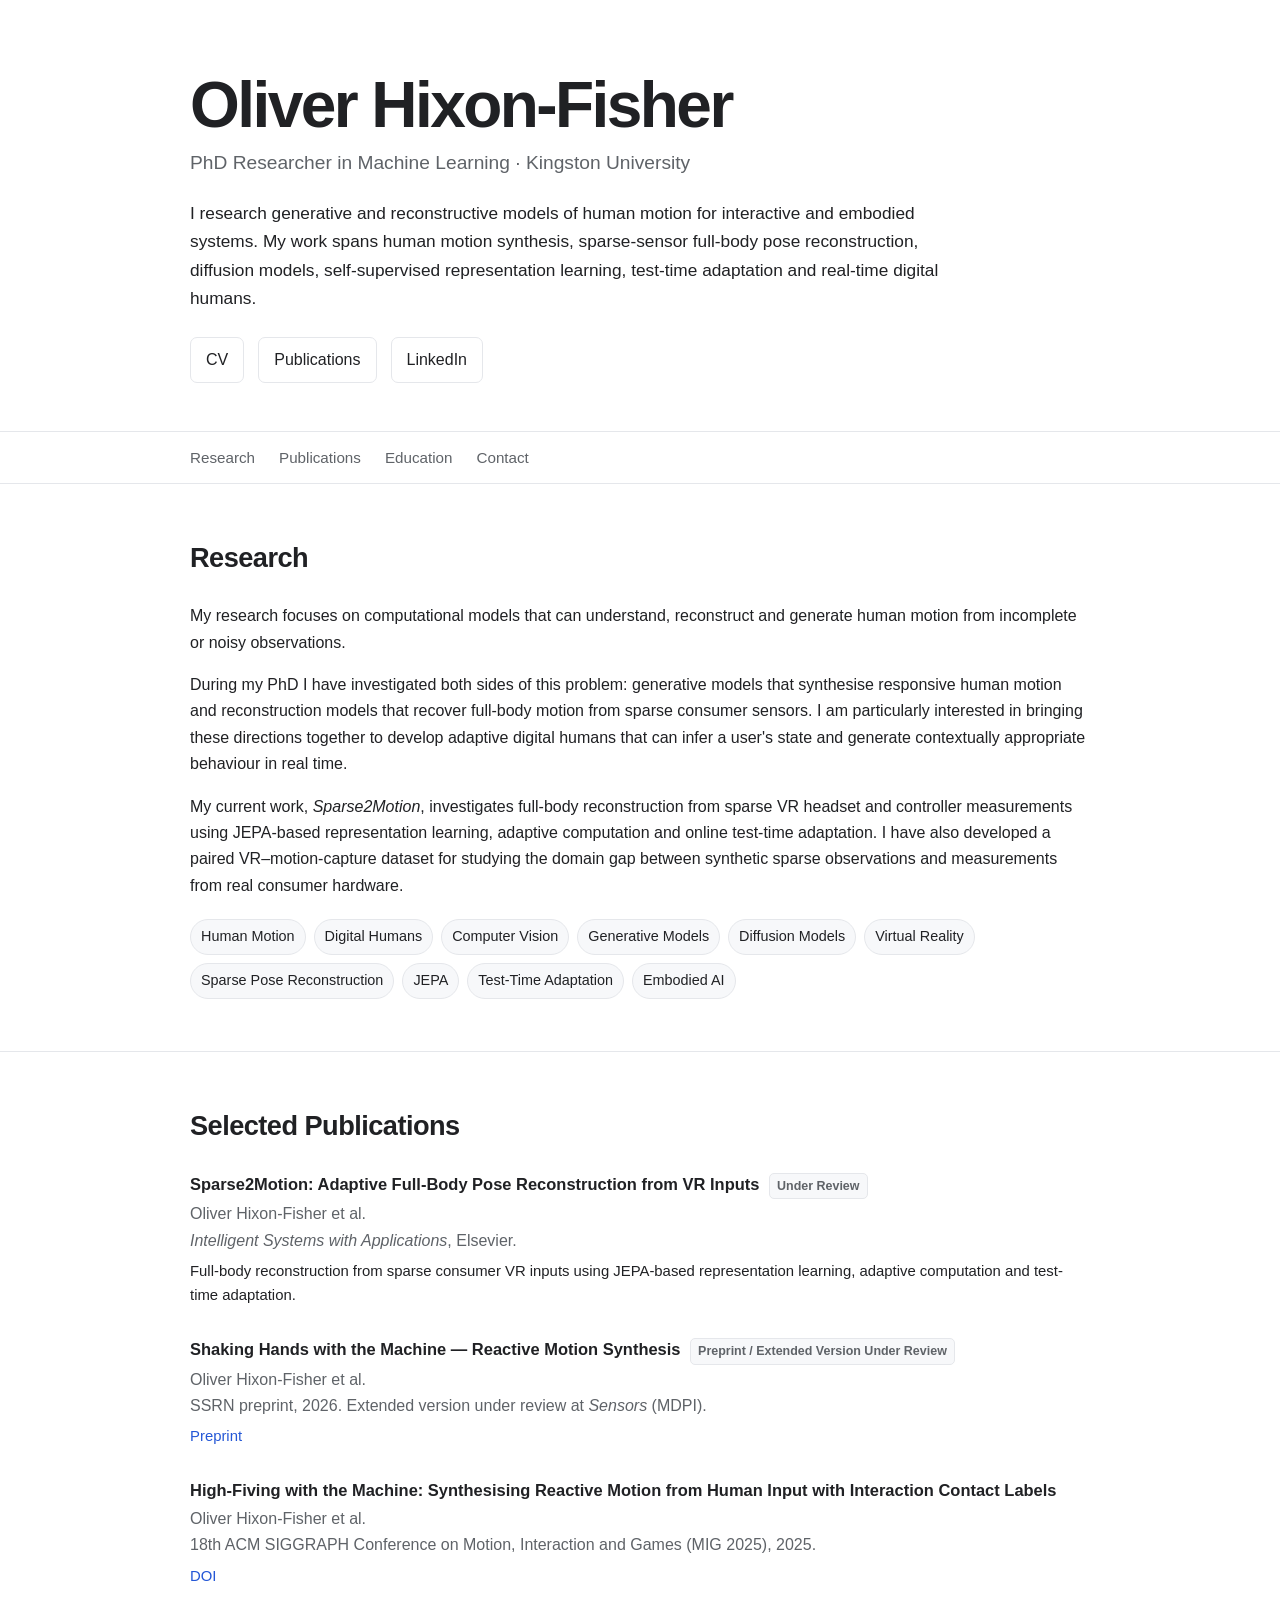
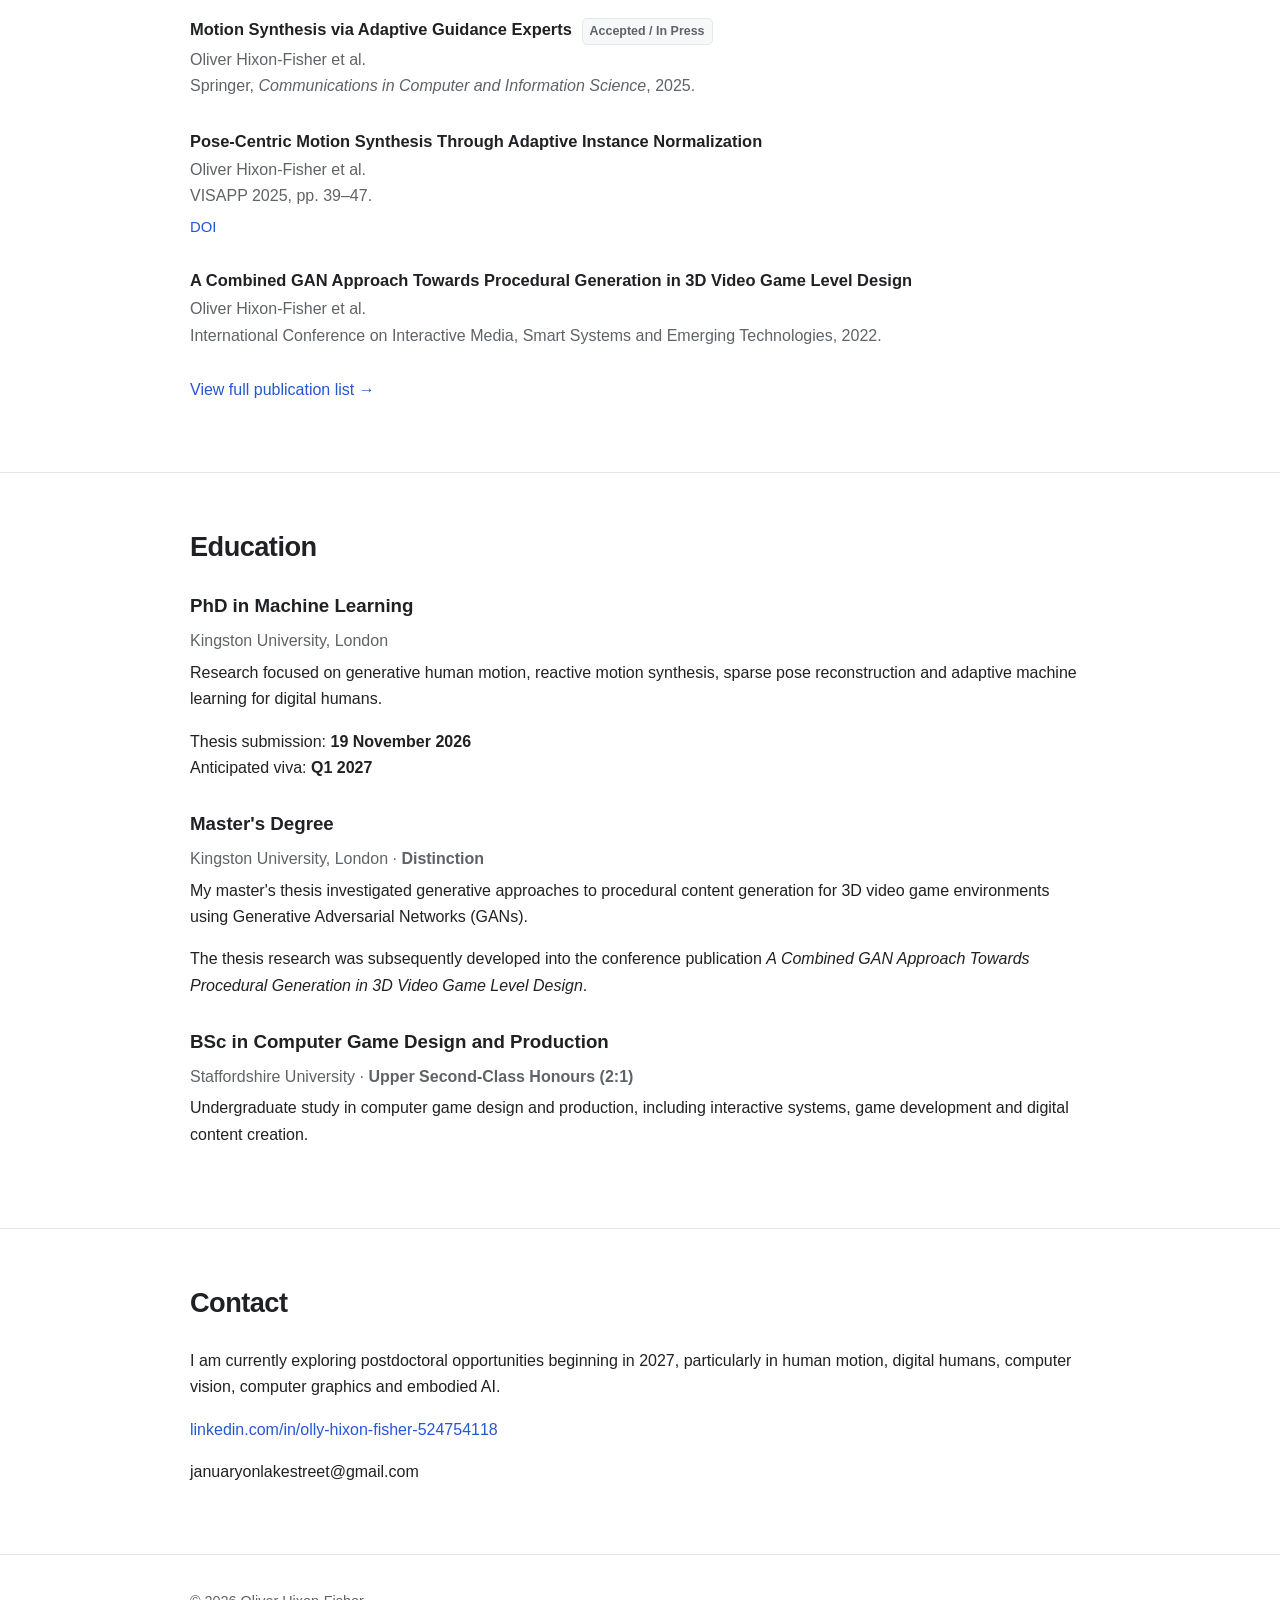
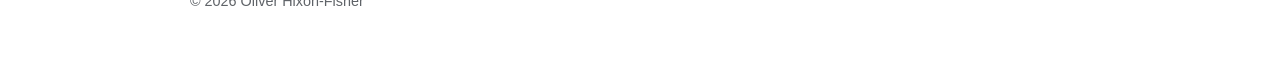
<file: index.html>
<!DOCTYPE html>
<html lang="en">
<head>
  <meta charset="UTF-8" />
  <meta name="viewport" content="width=device-width, initial-scale=1.0" />

  <title>Oliver Hixon-Fisher | Machine Learning Researcher | januaryonlakestreet@gmail.com</title>

  <meta
    name="description"
    content="Oliver Hixon-Fisher — machine learning researcher working on human motion synthesis, sparse pose reconstruction, digital humans and embodied AI."
  />

  <style>
    :root {
      --bg: #ffffff;
      --text: #202124;
      --muted: #5f6368;
      --border: #e5e7eb;
      --accent: #2457d6;
      --soft: #f7f8fa;
      --max-width: 900px;
    }

    * {
      box-sizing: border-box;
    }

    html {
      scroll-behavior: smooth;
    }

    body {
      margin: 0;
      font-family:
        -apple-system,
        BlinkMacSystemFont,
        "Segoe UI",
        Roboto,
        Helvetica,
        Arial,
        sans-serif;
      background: var(--bg);
      color: var(--text);
      line-height: 1.65;
    }

    a {
      color: var(--accent);
      text-decoration: none;
    }

    a:hover {
      text-decoration: underline;
    }

    .container {
      width: min(92%, var(--max-width));
      margin: 0 auto;
    }

    header {
      padding: 72px 0 48px;
      border-bottom: 1px solid var(--border);
    }

    h1 {
      margin: 0 0 8px;
      font-size: clamp(2.3rem, 7vw, 4rem);
      letter-spacing: -0.04em;
      line-height: 1.05;
    }

    .subtitle {
      margin: 0 0 20px;
      color: var(--muted);
      font-size: 1.2rem;
    }

    .intro {
      max-width: 750px;
      font-size: 1.08rem;
    }

    .links {
      display: flex;
      flex-wrap: wrap;
      gap: 14px;
      margin-top: 24px;
    }

    .button {
      display: inline-block;
      padding: 9px 15px;
      border: 1px solid var(--border);
      border-radius: 7px;
      font-weight: 500;
      color: var(--text);
      background: #fff;
    }

    .button:hover {
      border-color: var(--accent);
      color: var(--accent);
      text-decoration: none;
    }

    nav {
      border-bottom: 1px solid var(--border);
      background: rgba(255,255,255,0.96);
      position: sticky;
      top: 0;
      z-index: 100;
    }

    nav .container {
      display: flex;
      gap: 24px;
      overflow-x: auto;
      padding-top: 13px;
      padding-bottom: 13px;
    }

    nav a {
      color: var(--muted);
      font-size: 0.95rem;
      white-space: nowrap;
    }

    nav a:hover {
      color: var(--text);
      text-decoration: none;
    }

    main section {
      padding: 52px 0;
      border-bottom: 1px solid var(--border);
    }

    h2 {
      margin-top: 0;
      margin-bottom: 22px;
      font-size: 1.7rem;
      letter-spacing: -0.02em;
    }

    h3 {
      margin-bottom: 6px;
    }

    .tags {
      display: flex;
      flex-wrap: wrap;
      gap: 8px;
      margin-top: 20px;
    }

    .tag {
      background: var(--soft);
      border: 1px solid var(--border);
      border-radius: 999px;
      padding: 5px 10px;
      font-size: 0.9rem;
    }

    .publication {
      margin-bottom: 28px;
    }

    .publication-title {
      font-weight: 650;
      font-size: 1.03rem;
    }

    .publication-meta {
      color: var(--muted);
      margin-top: 2px;
    }

    .publication-links {
      margin-top: 5px;
      font-size: 0.93rem;
    }

    .status {
      display: inline-block;
      margin-left: 5px;
      padding: 2px 7px;
      border-radius: 5px;
      background: var(--soft);
      border: 1px solid var(--border);
      font-size: 0.78rem;
      color: var(--muted);
    }

    .timeline-item {
      margin-bottom: 28px;
    }

    .timeline-item p {
      margin-top: 5px;
    }

    footer {
      padding: 35px 0 50px;
      color: var(--muted);
      font-size: 0.9rem;
    }

    @media (max-width: 600px) {
      header {
        padding-top: 48px;
      }

      main section {
        padding: 40px 0;
      }
    }
  </style>
</head>

<body>

<header>
  <div class="container">

    <h1>Oliver Hixon-Fisher</h1>

    <p class="subtitle">
      PhD Researcher in Machine Learning · Kingston University
    </p>

    <p class="intro">
      I research generative and reconstructive models of human motion for
      interactive and embodied systems. My work spans human motion synthesis,
      sparse-sensor full-body pose reconstruction, diffusion models,
      self-supervised representation learning, test-time adaptation and
      real-time digital humans.
    </p>

    <div class="links">
      <a
        class="button"
        href="Oliver_Hixon-Fisher_Research_CV.pdf"
        target="_blank"
      >
        CV
      </a>

      <a
        class="button"
        href="Oliver_Hixon-Fisher_Publication_List.pdf"
        target="_blank"
      >
        Publications
      </a>

      <a
        class="button"
        href="https://www.linkedin.com/in/olly-hixon-fisher-524754118"
        target="_blank"
        rel="noopener"
      >
        LinkedIn
      </a>
    </div>

  </div>
</header>


<nav>
  <div class="container">
    <a href="#research">Research</a>
    <a href="#publications">Publications</a>
    <a href="#education">Education</a>
    <a href="#contact">Contact</a>
  </div>
</nav>


<main>

  <section id="research">
    <div class="container">

      <h2>Research</h2>

      <p>
        My research focuses on computational models that can understand,
        reconstruct and generate human motion from incomplete or noisy
        observations.
      </p>

      <p>
        During my PhD I have investigated both sides of this problem:
        generative models that synthesise responsive human motion and
        reconstruction models that recover full-body motion from sparse
        consumer sensors. I am particularly interested in bringing these
        directions together to develop adaptive digital humans that can infer
        a user's state and generate contextually appropriate behaviour in
        real time.
      </p>

      <p>
        My current work, <em>Sparse2Motion</em>, investigates full-body
        reconstruction from sparse VR headset and controller measurements
        using JEPA-based representation learning, adaptive computation and
        online test-time adaptation. I have also developed a paired
        VR–motion-capture dataset for studying the domain gap between
        synthetic sparse observations and measurements from real consumer
        hardware.
      </p>

      <div class="tags">
        <span class="tag">Human Motion</span>
        <span class="tag">Digital Humans</span>
        <span class="tag">Computer Vision</span>
        <span class="tag">Generative Models</span>
        <span class="tag">Diffusion Models</span>
        <span class="tag">Virtual Reality</span>
        <span class="tag">Sparse Pose Reconstruction</span>
        <span class="tag">JEPA</span>
        <span class="tag">Test-Time Adaptation</span>
        <span class="tag">Embodied AI</span>
      </div>

    </div>
  </section>


  <section id="publications">
    <div class="container">

      <h2>Selected Publications</h2>


      <div class="publication">
        <div class="publication-title">
          Sparse2Motion: Adaptive Full-Body Pose Reconstruction from VR Inputs
          <span class="status">Under Review</span>
        </div>

        <div class="publication-meta">
          Oliver Hixon-Fisher et al.
          <br />
          <em>Intelligent Systems with Applications</em>, Elsevier.
        </div>

        <div class="publication-links">
          Full-body reconstruction from sparse consumer VR inputs using
          JEPA-based representation learning, adaptive computation and
          test-time adaptation.
        </div>
      </div>


      <div class="publication">
        <div class="publication-title">
          Shaking Hands with the Machine — Reactive Motion Synthesis
          <span class="status">Preprint / Extended Version Under Review</span>
        </div>

        <div class="publication-meta">
          Oliver Hixon-Fisher et al.
          <br />
          SSRN preprint, 2026. Extended version under review at
          <em>Sensors</em> (MDPI).
        </div>

        <div class="publication-links">
          <a
            href="https://doi.org/10.2139/ssrn.6876560"
            target="_blank"
            rel="noopener"
          >
            Preprint
          </a>
        </div>
      </div>


      <div class="publication">
        <div class="publication-title">
          High-Fiving with the Machine: Synthesising Reactive Motion from
          Human Input with Interaction Contact Labels
        </div>

        <div class="publication-meta">
          Oliver Hixon-Fisher et al.
          <br />
          18th ACM SIGGRAPH Conference on Motion, Interaction and Games
          (MIG 2025), 2025.
        </div>

        <div class="publication-links">
          <a
            href="https://doi.org/10.1145/3769047.3769063"
            target="_blank"
            rel="noopener"
          >
            DOI
          </a>
        </div>
      </div>


      <div class="publication">
        <div class="publication-title">
          Motion Synthesis via Adaptive Guidance Experts
          <span class="status">Accepted / In Press</span>
        </div>

        <div class="publication-meta">
          Oliver Hixon-Fisher et al.
          <br />
          Springer, <em>Communications in Computer and Information Science</em>,
          2025.
        </div>
      </div>


      <div class="publication">
        <div class="publication-title">
          Pose-Centric Motion Synthesis Through Adaptive Instance Normalization
        </div>

        <div class="publication-meta">
          Oliver Hixon-Fisher et al.
          <br />
          VISAPP 2025, pp. 39–47.
        </div>

        <div class="publication-links">
          <a
            href="https://doi.org/10.5220/0013102100003912"
            target="_blank"
            rel="noopener"
          >
            DOI
          </a>
        </div>
      </div>


      <div class="publication">
        <div class="publication-title">
          A Combined GAN Approach Towards Procedural Generation in 3D Video
          Game Level Design
        </div>

        <div class="publication-meta">
          Oliver Hixon-Fisher et al.
          <br />
          International Conference on Interactive Media, Smart Systems and
          Emerging Technologies, 2022.
        </div>
      </div>


      <p>
        <a
          href="Oliver_Hixon-Fisher_Publication_List.pdf"
          target="_blank"
        >
          View full publication list →
        </a>
      </p>

    </div>
  </section>


 <section id="education">
  <div class="container">

    <h2>Education</h2>

    <div class="timeline-item">
      <h3>PhD in Machine Learning</h3>

      <div class="publication-meta">
        Kingston University, London
      </div>

      <p>
        Research focused on generative human motion, reactive motion
        synthesis, sparse pose reconstruction and adaptive machine learning
        for digital humans.
      </p>

      <p>
        Thesis submission: <strong>19 November 2026</strong><br />
        Anticipated viva: <strong>Q1 2027</strong>
      </p>
    </div>


    <div class="timeline-item">
      <h3>Master's Degree</h3>

      <div class="publication-meta">
        Kingston University, London · <strong>Distinction</strong>
      </div>

      <p>
        My master's thesis investigated generative approaches to procedural
        content generation for 3D video game environments using Generative
        Adversarial Networks (GANs).
      </p>

      <p>
        The thesis research was subsequently developed into the conference
        publication
        <em>A Combined GAN Approach Towards Procedural Generation in 3D Video
        Game Level Design</em>.
      </p>
    </div>


    <div class="timeline-item">
      <h3>BSc in Computer Game Design and Production</h3>

      <div class="publication-meta">
        Staffordshire University · <strong>Upper Second-Class Honours (2:1)</strong>
      </div>

      <p>
        Undergraduate study in computer game design and production, including
        interactive systems, game development and digital content creation.
      </p>
    </div>

  </div>
</section>


  <section id="contact">
    <div class="container">

      <h2>Contact</h2>

      <p>
        I am currently exploring postdoctoral opportunities beginning in 2027,
        particularly in human motion, digital humans, computer vision,
        computer graphics and embodied AI.
      </p>

      <p>
        <a
          href="https://www.linkedin.com/in/olly-hixon-fisher-524754118"
          target="_blank"
          rel="noopener"
        >
          linkedin.com/in/olly-hixon-fisher-524754118
        </a>
      </p>
	      <p>
januaryonlakestreet@gmail.com

              </p>

    </div>
  </section>

</main>


<footer>
  <div class="container">
    © 2026 Oliver Hixon-Fisher
  </div>
</footer>

</body>
</html>
</file>
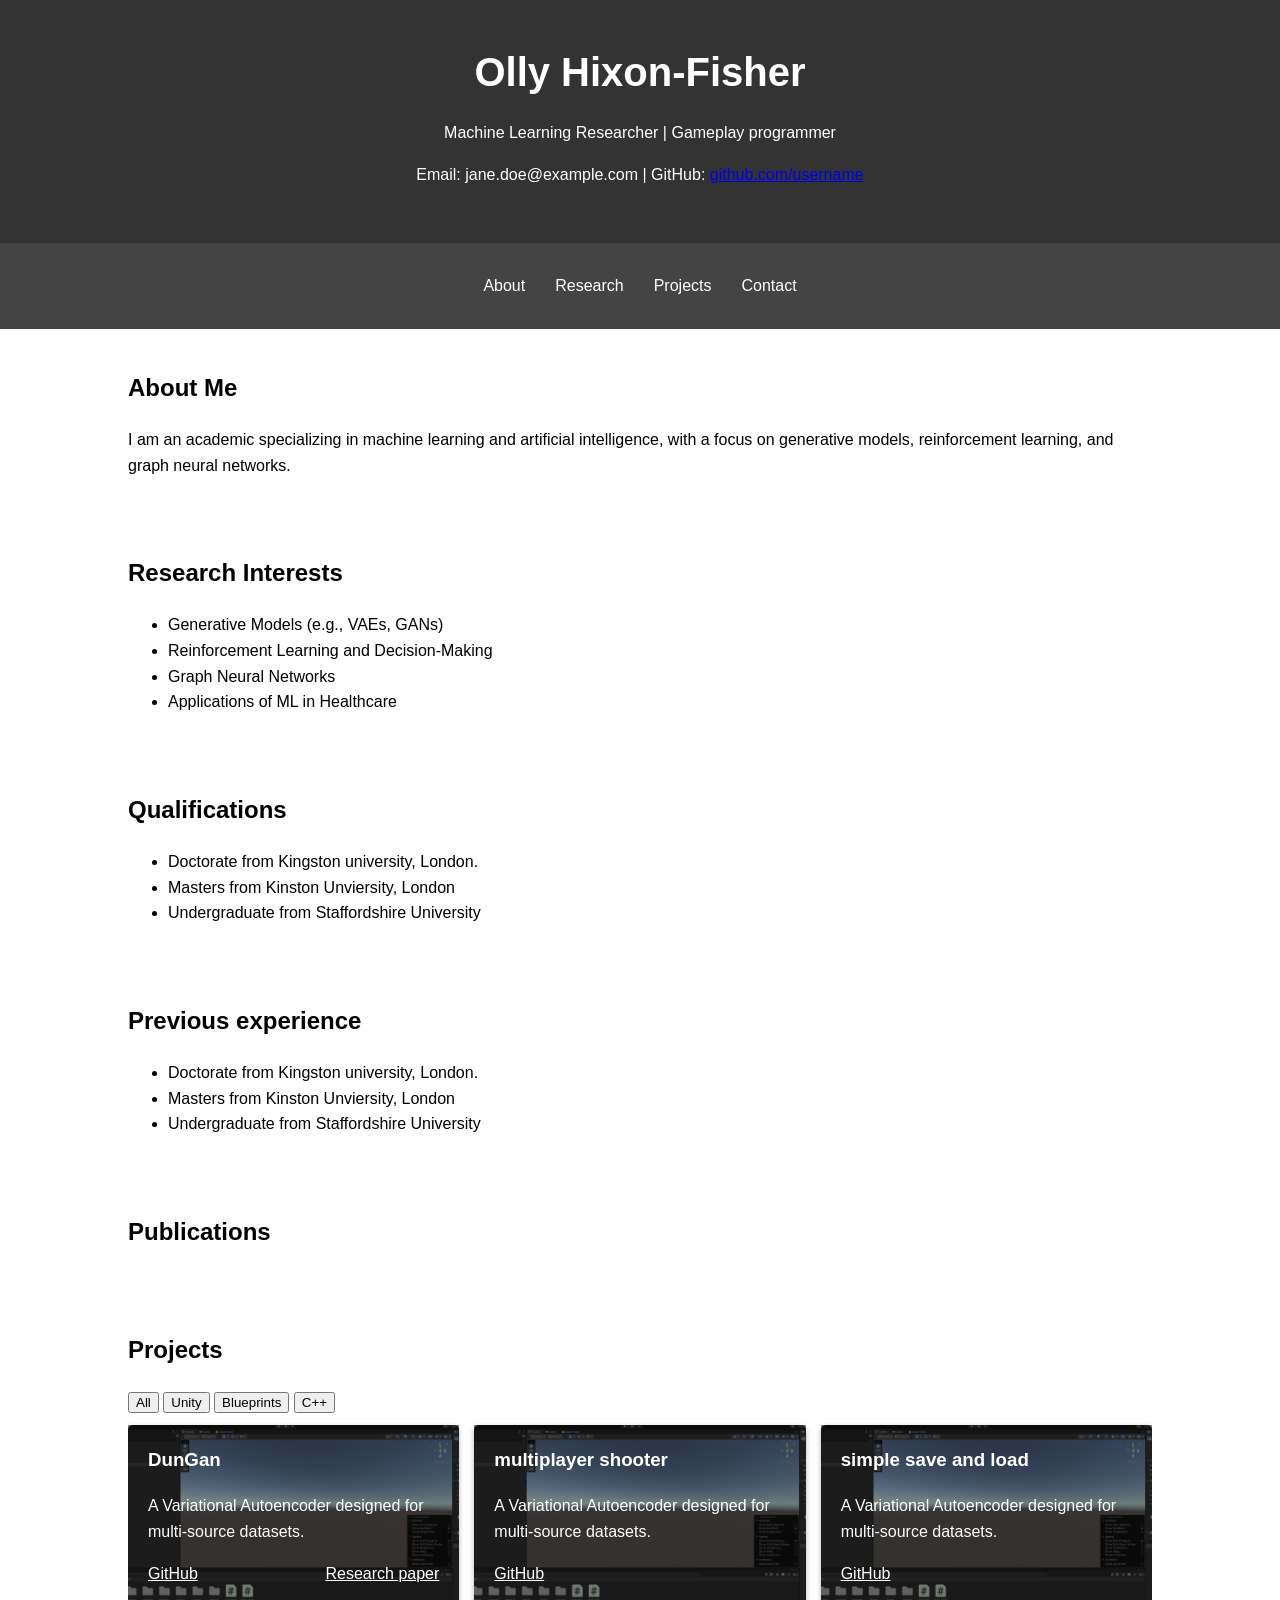
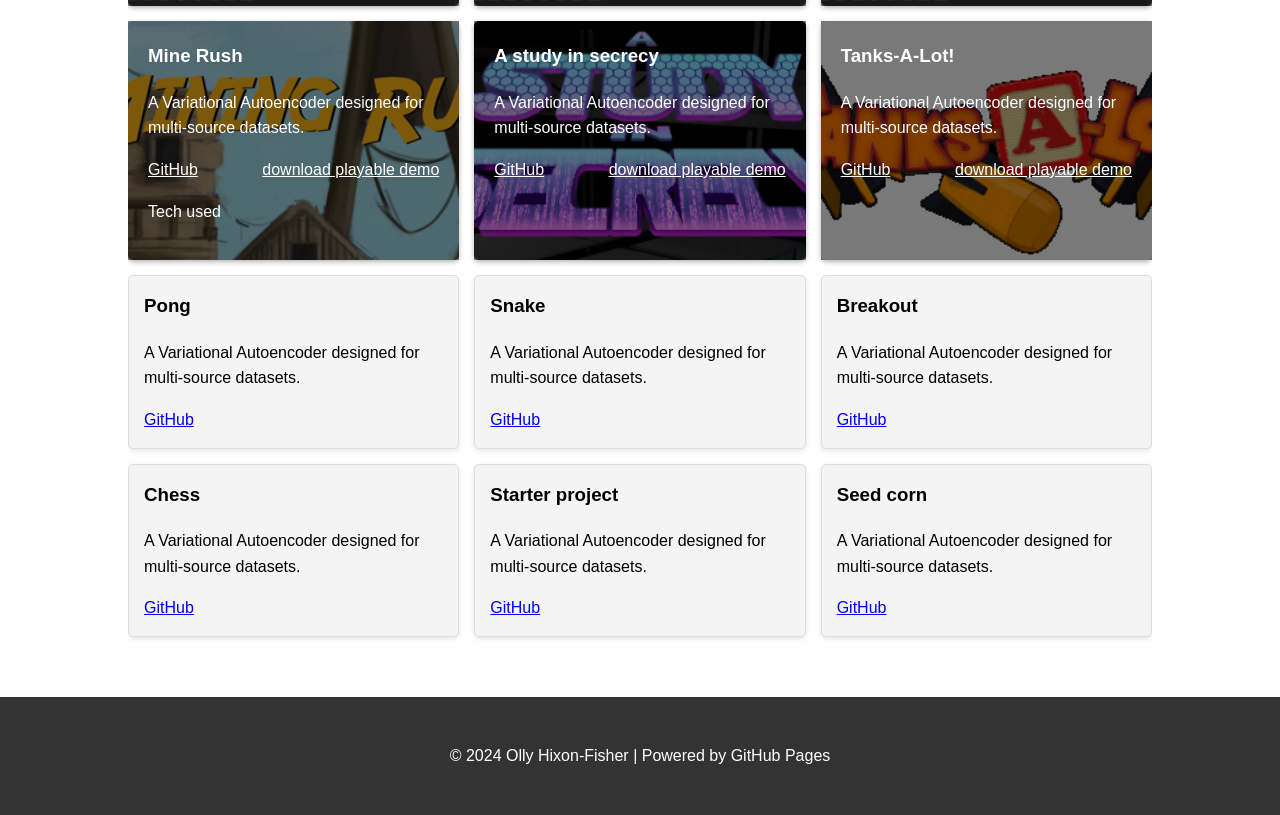
<file: backup/index.html>
<!DOCTYPE html>
<html lang="en">
<head>
    <meta charset="UTF-8">
    <meta name="viewport" content="width=device-width, initial-scale=1.0">
    <title>Academic Portfolio</title>
    <link rel="stylesheet" href="style.css">
</head>
<script>
document.addEventListener('DOMContentLoaded', () => {
    const buttons = document.querySelectorAll('.filters-projects button');
    const projects = document.querySelectorAll('.project-item');

    buttons.forEach(button => {
        button.addEventListener('click', () => {
            const filter = button.dataset.filter;

            projects.forEach(project => {
                 if (filter === 'all' || project.classList.contains(filter)) {
                    project.classList.remove('hidden');
                } else {
                    project.classList.add('hidden');
                }
            });
        });
    });
});
document.addEventListener('DOMContentLoaded', () => {
    const buttons = document.querySelectorAll('.filters-games button');
    const projects = document.querySelectorAll('.project-games-item');

    buttons.forEach(button => {
        button.addEventListener('click', () => {
            const filter = button.dataset.filter;

            projects.forEach(project => {
                if (filter === 'all' || project.classList.contains(filter)) {
                    project.classList.remove('hidden');
                } else {
                    project.classList.add('hidden');
                }
            });
        });
    });
});


</script>
<body>
    <header>
        <div class="container">
            <h1>Olly Hixon-Fisher</h1>
            <p>Machine Learning Researcher | Gameplay programmer</p>
  
            <p>Email: jane.doe@example.com | GitHub: <a href="https://github.com/username" target="_blank">github.com/username</a></p>
            <p></p>
        </div>
    </header>

    <nav>
        <div class="container">
            <ul>
                <li><a href="#about">About</a></li>
                <li><a href="#research">Research</a></li>
                <li><a href="#projects">Projects</a></li>
                <li><a href="#contact">Contact</a></li>
            </ul>
        </div>
    </nav>

    <main>
        <section id="about" class="container">
            <h2>About Me</h2>
            <p>
                I am an academic specializing in machine learning and artificial intelligence, 
                with a focus on generative models, reinforcement learning, and graph neural networks.
            </p>
        </section>

        <section id="research" class="container hor">
            <h2>Research Interests</h2>
            <ul>
                <li>Generative Models (e.g., VAEs, GANs)</li>
                <li>Reinforcement Learning and Decision-Making</li>
                <li>Graph Neural Networks</li>
                <li>Applications of ML in Healthcare</li>
            </ul>
        </section>
    <section id="Qualifications" class="container hor">
            <h2>Qualifications</h2>
            <ul>
                <li>Doctorate from Kingston university, London.</li>
                <li>Masters from Kinston Unviersity, London</li>
                <li>Undergraduate from Staffordshire University</li>
              
            </ul>
        </section>
 <section id="Qualifications" class="container hor" >
            <h2>Previous experience</h2>
            <ul>
                <li>Doctorate from Kingston university, London.</li>
                <li>Masters from Kinston Unviersity, London</li>
                <li>Undergraduate from Staffordshire University</li>
              
            </ul>
        </section>



        <section id="projects" class="container">
            <h2>Publications</h2>
            

                <!-- Add more projects here -->
           
        </section>

      <section id="projects-games" class="container">
            <h2>Projects</h2>
            <div class="filters-games">
                <button data-filter="all">All</button>
                <button data-filter="unity">Unity</button>
                <button data-filter="blueprints">Blueprints</button>
                <button data-filter="c++">C++</button>
            </div>
            <div class="project-games-list">
                <div class="project-games-item unity project-bg-unity">
                    <h3>DunGan</h3>
                    <p>A Variational Autoencoder designed for multi-source datasets.</p>
                    <a href="https://github.com/username/vae-project" target="_blank">GitHub</a>
    <a style="float:right" href="https://github.com/username/vae-project" target="_blank">Research paper</a>

                </div>
		<div class="project-games-item unity project-bg-unity">
                    <h3>multiplayer shooter</h3>
                    <p>A Variational Autoencoder designed for multi-source datasets.</p>
                    <a href="https://github.com/username/vae-project" target="_blank">GitHub</a>
                </div>
		<div class="project-games-item unity project-bg-unity">
                    <h3>simple save and load</h3>
                    <p>A Variational Autoencoder designed for multi-source datasets.</p>
                    <a href="https://github.com/username/vae-project" target="_blank">GitHub</a>
                </div>
	
              	 <div class="project-games-item blueprints project-bg-mr">
                    <h3>Mine Rush</h3>
                    <p>A Variational Autoencoder designed for multi-source datasets.</p>
                    <a href="https://github.com/username/vae-project" target="_blank">GitHub</a>
		    <a style="float:right" href="https://github.com/username/vae-project" target="_blank">download playable demo</a>
			<div>
			<p>Tech used</p>
			</div>

                </div>
 <div class="project-games-item blueprints project-bg-ss">
                    <h3>A study in secrecy</h3>
                    <p>A Variational Autoencoder designed for multi-source datasets.</p>
                    <a href="https://github.com/username/vae-project" target="_blank">GitHub</a>
    		    <a style="float:right" href="https://github.com/username/vae-project" target="_blank">download playable demo</a>

                </div>

 <div class="project-games-item blueprints project-bg-tnk">
                    <h3>Tanks-A-Lot!</h3>
                    <p>A Variational Autoencoder designed for multi-source datasets.</p>
                    <a href="https://github.com/username/vae-project" target="_blank">GitHub</a>
		    <a style="float:right" href="https://github.com/username/vae-project" target="_blank">download playable demo</a>

                </div>
 <div class="project-games-item c++">
                    <h3>Pong</h3>
                    <p>A Variational Autoencoder designed for multi-source datasets.</p>
                    <a href="https://github.com/username/vae-project" target="_blank">GitHub</a>
                </div>
 <div class="project-games-item c++">
                    <h3>Snake</h3>
                    <p>A Variational Autoencoder designed for multi-source datasets.</p>
                    <a href="https://github.com/username/vae-project" target="_blank">GitHub</a>
                </div>
 <div class="project-games-item c++">
                    <h3>Breakout</h3>
                    <p>A Variational Autoencoder designed for multi-source datasets.</p>
                    <a href="https://github.com/username/vae-project" target="_blank">GitHub</a>
                </div>
 <div class="project-games-item c++">
                    <h3>Chess</h3>
                    <p>A Variational Autoencoder designed for multi-source datasets.</p>
                    <a href="https://github.com/username/vae-project" target="_blank">GitHub</a>
                </div>
 <div class="project-games-item c++">
                    <h3>Starter project</h3>
                    <p>A Variational Autoencoder designed for multi-source datasets.</p>
                    <a href="https://github.com/username/vae-project" target="_blank">GitHub</a>
                </div>

<div class="project-games-item other">
                    <h3>Seed corn</h3>
                    <p>A Variational Autoencoder designed for multi-source datasets.</p>
                    <a href="https://github.com/username/vae-project" target="_blank">GitHub</a>
                </div>



                <!-- Add more projects here -->
            </div>
        </section>

        <section id="contact" class="container">
          
     
        </section>
    </main>

    <footer>
        <div class="container">
            <p>&copy; 2024 Olly Hixon-Fisher | Powered by GitHub Pages</p>
        </div>
    </footer>
    
</body>
</html>
</file>
<file: backup/style.css>
body {
    font-family: Arial, sans-serif;
    margin: 0;
    line-height: 1.6;
}

header {
    background: #333;
    color: #fff;
    padding: 20px 0;
    text-align: center;
}

header h1 {
    margin: 0;
    font-size: 2.5rem;
}

nav {
    background: #444;
    color: #fff;
    padding: 10px 0;
}

nav ul {
    list-style: none;
    display: flex;
    justify-content: center;
    margin: 0;
    padding: 0;
}

nav ul li {
    margin: 0 15px;
}

nav ul li a {
    color: #fff;
    text-decoration: none;
}

.container {
    width: 80%;
    margin: auto;
    overflow: hidden;
    padding: 20px 0;
}

section {
    margin: 20px 0;
}

.filters {
    margin: 10px 0;
}
.filters-projects {
    margin: 10px 0;
}
.filters-games {
    margin: 10px 0;
}


.filters button {
    margin: 0 5px;
    padding: 5px 10px;
    cursor: pointer;
}

.project-list {
    display: grid;
    grid-template-columns: repeat(auto-fit, minmax(300px, 1fr));
    gap: 15px;
    min-height: 500px;
}

.project-item {
    background: #f4f4f4;
    padding: 15px;
    border: 1px solid #ddd;
    border-radius: 5px;
    box-shadow: 0 2px 5px rgba(0, 0, 0, 0.1);
    transition: opacity 0.3s ease, transform 0.3s ease;
    opacity: 1;
    transform: scale(1);
}

.project-item h3 {
    margin-top: 0;
}


.project-games-list {
    display: grid;
    grid-template-columns: repeat(auto-fit, minmax(300px, 1fr));
    gap: 15px;
    min-height: 500px;
}

.project-games-item {
    background: #f4f4f4;
    padding: 15px;
    border: 1px solid #ddd;
    border-radius: 5px;
    box-shadow: 0 2px 5px rgba(0, 0, 0, 0.1);
    transition: opacity 0.3s ease, transform 0.3s ease;
    opacity: 1;
    transform: scale(1);
}

.project-games-item h3 {
    margin-top: 0;
}
.project-item.hidden {
    opacity: 0;
    transform: scale(0.95);
    pointer-events: none;
}
.project-games-item.hidden {
    opacity: 0;
    transform: scale(0.95);
    pointer-events: none;
}

footer {
    background: #333;
    color: #fff;
    text-align: center;
    padding: 10px 0;
}




.project-bg-ss {
    background-image: url('sslogo.png'); /* Replace with the actual path to your image */
    background-size: cover; /* Ensures the image covers the entire div */
    background-position: center; /* Centers the image */
    background-repeat: no-repeat; /* Prevents tiling */
    color: #fff; /* Adjust text color for contrast */
    padding: 20px; /* Add padding to ensure text is readable */
    border: none; /* Remove border to make it seamless */
    box-shadow: 0 2px 5px rgba(0, 0, 0, 0.3); /* Optional shadow for depth */
}
.project-bg-ss::before {
    content: '';
    position: absolute;
    top: 0;
    left: 0;
    width: 100%;
    height: 100%;
    background-color: rgba(0, 0, 0, 0.5); /* Black overlay with 50% transparency */
    z-index: 1;
}
.project-bg-ss h3, .project-bg-ss p, .project-bg-ss a {
    position: relative;
color:white;
    z-index: 2; /* Ensures text is above the overlay */
}


.project-bg-mr {
    background-image: url('EdSplash.bmp'); /* Replace with the actual path to your image */
    background-size: cover; /* Ensures the image covers the entire div */
    background-position: center; /* Centers the image */
    background-repeat: no-repeat; /* Prevents tiling */
    color: #fff; /* Adjust text color for contrast */
    padding: 20px; /* Add padding to ensure text is readable */
    border: none; /* Remove border to make it seamless */
    box-shadow: 0 2px 5px rgba(0, 0, 0, 0.3); /* Optional shadow for depth */
}
.project-bg-mr::before {
    content: '';
    position: absolute;
    top: 0;
    left: 0;
    width: 100%;
    height: 100%;
    background-color: rgba(0, 0, 0, 0.5); /* Black overlay with 50% transparency */
    z-index: 1;
}
.project-bg-mr h3, .project-bg-mr p, .project-bg-mr a {
    position: relative;
    z-index: 2; /* Ensures text is above the overlay */
color:white;
}


.project-bg-tnk {
    background-image: url('Tanks.png'); /* Replace with the actual path to your image */
    background-size: cover; /* Ensures the image covers the entire div */
    background-position: center; /* Centers the image */
    background-repeat: no-repeat; /* Prevents tiling */
    color: #fff; /* Adjust text color for contrast */
    padding: 20px; /* Add padding to ensure text is readable */
    border: none; /* Remove border to make it seamless */
    box-shadow: 0 2px 5px rgba(0, 0, 0, 0.3); /* Optional shadow for depth */
}
.project-bg-tnk::before {
    content: '';
    position: absolute;
    top: 0;
    left: 0;
    width: 100%;
    height: 100%;
    background-color: rgba(0, 0, 0, 0.5); /* Black overlay with 50% transparency */
    z-index: 1;
}
.project-bg-tnk h3, .project-bg-tnk p, .project-bg-tnk a {
    position: relative;
    z-index: 2; /* Ensures text is above the overlay */
color:white;
}


.project-bg-unity {
    background-image: url('unity_general.png'); /* Replace with the actual path to your image */
    background-size: cover; /* Ensures the image covers the entire div */
    background-position: center; /* Centers the image */
    background-repeat: no-repeat; /* Prevents tiling */
    color: #fff; /* Adjust text color for contrast */
    padding: 20px; /* Add padding to ensure text is readable */
    border: none; /* Remove border to make it seamless */
    box-shadow: 0 2px 5px rgba(0, 0, 0, 0.3); /* Optional shadow for depth */
}
.project-bg-unity::before {
    content: '';
    position: absolute;
    top: 0;
    left: 0;
    width: 100%;
    height: 100%;
    background-color: rgba(0, 0, 0, 0.5); /* Black overlay with 50% transparency */
    z-index: 1;
}
.project-bg-unity h3, .project-bg-unity p, .project-bg-unity a {
    position: relative;
    z-index: 2; /* Ensures text is above the overlay */
	color:white;
}



        /* Container for all sections */
        .sections-container hor {
            display: flex;
            justify-content: space-between;
            width: 100%;
            padding: 20px;
        }

        /* Individual section styling */
        .container hor{
            flex: 1;
            margin: 0 10px;
            padding: 15px;
            border: 1px solid #ddd;
            border-radius: 5px;
        }

        /* Section header styling */
        .container h2 hor {
            border-bottom: 2px solid #333;
            padding-bottom: 10px;
            margin-bottom: 15px;
        }

        /* List styling */
        .container ul hor {
            list-style-type: none;
        }

        .container li hor {
            margin-bottom: 10px;
        }
</file>
